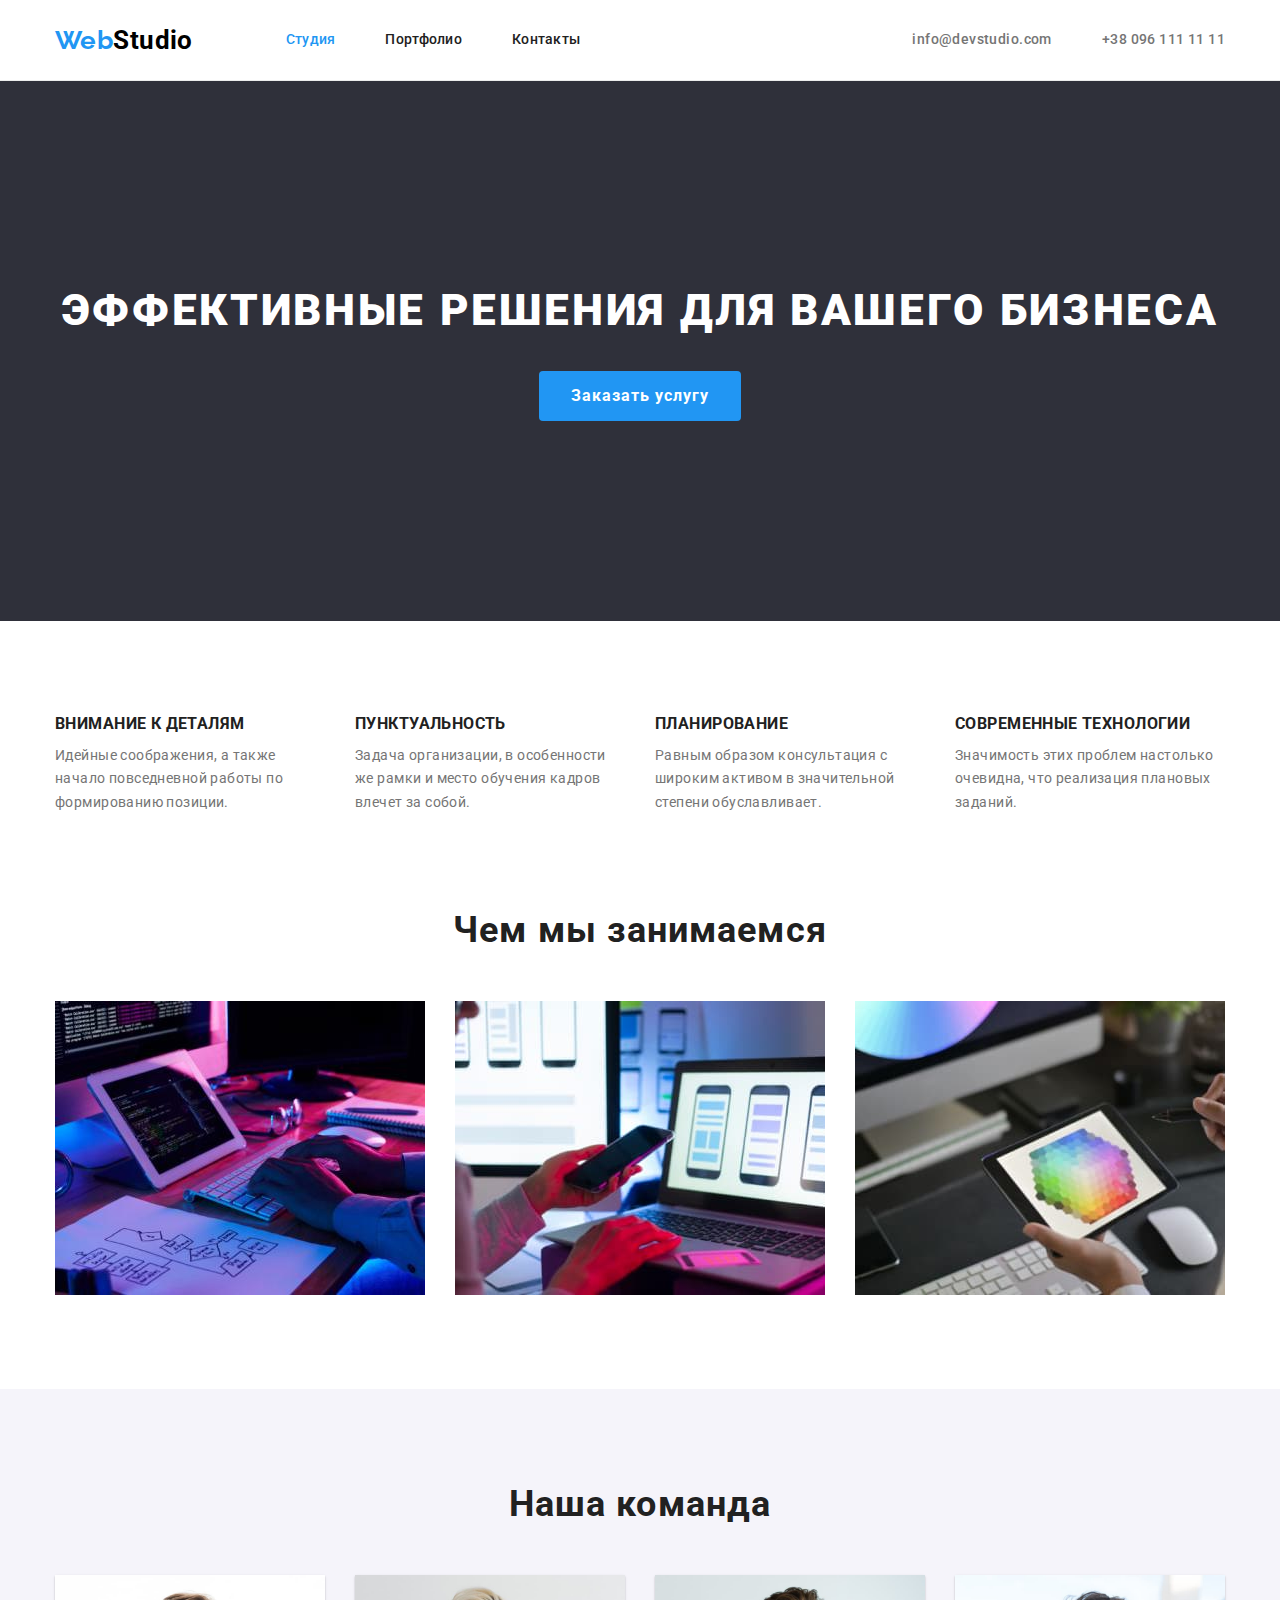
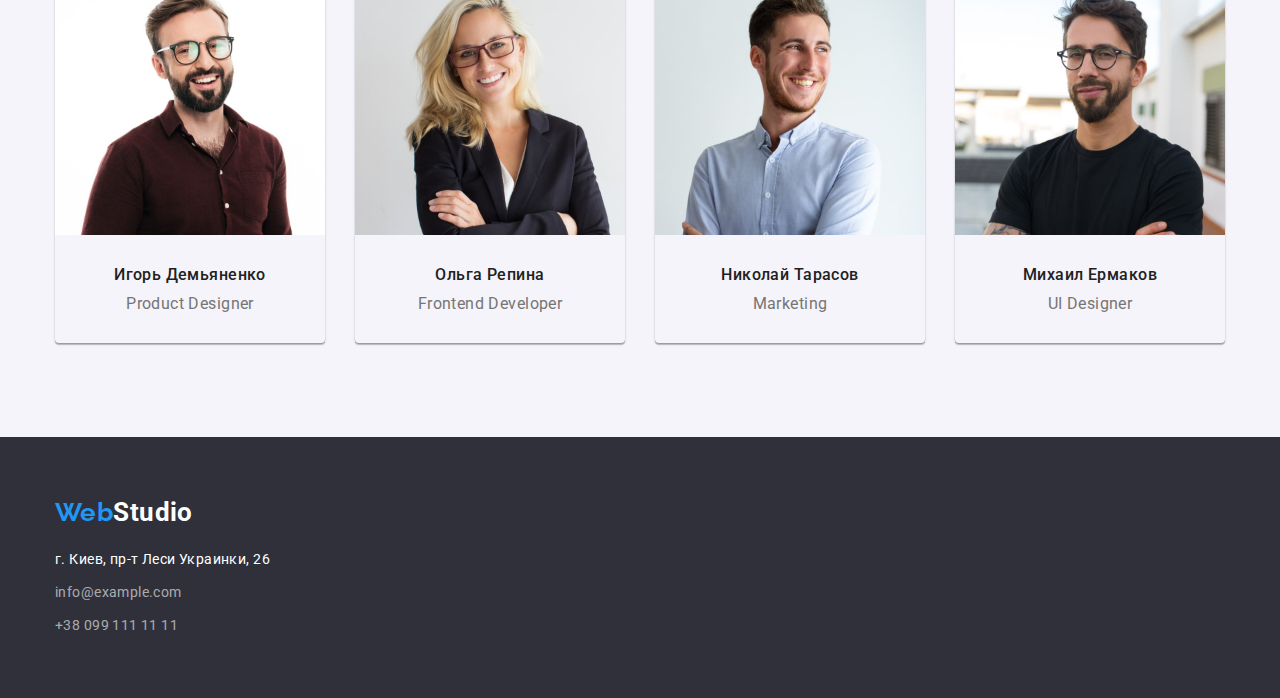
<file: index.html>
<!DOCTYPE html>
<html lang="ru">
  <head>
    <meta charset="UTF-8" />
    <meta http-equiv="X-UA-Compatible" content="IE=edge" />
    <meta name="viewport" content="width=device-width, initial-scale=1.0" />
    <title>WebStudio</title>
    <link rel="preconnect" href="https://fonts.googleapis.com" />
    <link rel="preconnect" href="https://fonts.gstatic.com" crossorigin />
    <link
      href="https://fonts.googleapis.com/css2?family=Raleway:wght@700&family=Roboto:wght@400;500;700;900&display=swap"
      rel="stylesheet"
    />
    <link
      rel="stylesheet"
      href="https://cdnjs.cloudflare.com/ajax/libs/modern-normalize/1.1.0/modern-normalize.min.css"
    />
    <link rel="stylesheet" href="./style.css" />
  </head>
  <body>
    <header class="header">
      <div class="container header-pages">
        <nav class="menu-nav">
          <a href="" class="logo link">Web<span class="header-logo">Studio</span></a>
          <ul class="site-nav list">
            <li class="item"><a href="" class="site-nav-link link active">Студия</a></li>
            <li class="item">
              <a href="./portfolio.html" class="site-nav-link link">Портфолио</a>
            </li>
            <li class="item"><a href="" class="site-nav-link link">Контакты</a></li>
          </ul>
        </nav>
        <ul class="header-contacts-nav list">
          <li class="item">
            <a href="mailto:info@devstudio.com" class="header-contacts-nav-link link"
              >info@devstudio.com</a
            >
          </li>
          <li class="item">
            <a href="tel:+380961111111" class="header-contacts-nav-link link">+38 096 111 11 11</a>
          </li>
        </ul>
      </div>
    </header>
    <main>
      <section class="hero">
        <h1 class="hero-title">Эффективные решения для вашего бизнеса</h1>
        <button type="button" class="button">Заказать услугу</button>
      </section>
      <section class="quality section">
        <div class="container">
          <h2 class="visually-hidden">Наши качества</h2>
          <ul class="quality-menu list flex-box">
            <li class="flex-item">
              <h3 class="quality-menu-title">Внимание к деталям</h3>
              <p class="quality-menu-text">
                Идейные соображения, а также начало повседневной работы по формированию позиции.
              </p>
            </li>
            <li class="flex-item">
              <h3 class="quality-menu-title">Пунктуальность</h3>
              <p class="quality-menu-text">
                Задача организации, в особенности же рамки и место обучения кадров влечет за собой.
              </p>
            </li>
            <li class="flex-item">
              <h3 class="quality-menu-title">Планирование</h3>
              <p class="quality-menu-text">
                Равным образом консультация с широким активом в значительной степени обуславливает.
              </p>
            </li>
            <li class="flex-item">
              <h3 class="quality-menu-title">Современные технологии</h3>
              <p class="quality-menu-text">
                Значимость этих проблем настолько очевидна, что реализация плановых заданий.
              </p>
            </li>
          </ul>
        </div>
      </section>
      <section class="work section container">
        <h2 class="title">Чем мы занимаемся</h2>
        <ul class="work-menu flex-box list">
          <li class="flex-item">
            <img
              src="./images/work-computer.jpg"
              alt="Работа за компьютером"
              width="370"
              height="294"
            />
          </li>
          <li class="flex-item">
            <img src="./images/work-phone.jpg" alt="Работа в телефоне" width="370" height="294" />
          </li>
          <li class="flex-item">
            <img src="./images/work-tablet.jpg" alt="Работа на планшете" width="370" height="294" />
          </li>
        </ul>
      </section>
      <section class="team section">
        <div class="container">
          <h2 class="title">Наша команда</h2>
          <ul class="team-menu list flex-box">
            <li class="flex-item">
              <img
                src="./images/igor-demyanenko.jpg"
                alt="Игорь Демьяненко"
                width="270"
                height="260"
              />
              <div class="teammate-name">
                <h3 class="team-menu-title">Игорь Демьяненко</h3>
                <p lang="en" class="team-menu-text">Product Designer</p>
              </div>
            </li>
            <li class="flex-item">
              <img src="./images/olga-repina.jpg" alt="Ольга Репина" width="270" height="260" />
              <div class="teammate-name">
                <h3 class="team-menu-title">Ольга Репина</h3>
                <p lang="en" class="team-menu-text">Frontend Developer</p>
              </div>
            </li>
            <li class="flex-item">
              <img
                src="./images/nikolay-tarasov.jpg"
                alt="Николай Тарасов"
                width="270"
                height="260"
              />
              <div class="teammate-name">
                <h3 class="team-menu-title">Николай Тарасов</h3>
                <p lang="en" class="team-menu-text">Marketing</p>
              </div>
            </li>
            <li class="flex-item">
              <img
                src="./images/mikhail-ermakov.jpg"
                alt="Михаил Ермаков"
                width="270"
                height="260"
              />
              <div class="teammate-name">
                <h3 class="team-menu-title">Михаил Ермаков</h3>
                <p lang="en" class="team-menu-text">UI Designer</p>
              </div>
            </li>
          </ul>
        </div>
      </section>
    </main>
    <footer class="footer">
      <div class="container">
        <a href="" class="logo link">Web<span class="footer-logo">Studio</span></a>
        <address>
          <p class="footer-address-text">г. Киев, пр-т Леси Украинки, 26</p>
          <ul class="footer-contacts-nav list">
            <li class="item">
              <a href="mailto:info@example.com" class="footer-contacts-nav-link link"
                >info@example.com</a
              >
            </li>
            <li class="item">
              <a href="tel:+380991111111" class="footer-contacts-nav-link link"
                >+38 099 111 11 11</a
              >
            </li>
          </ul>
        </address>
      </div>
    </footer>
  </body>
</html>
</file>
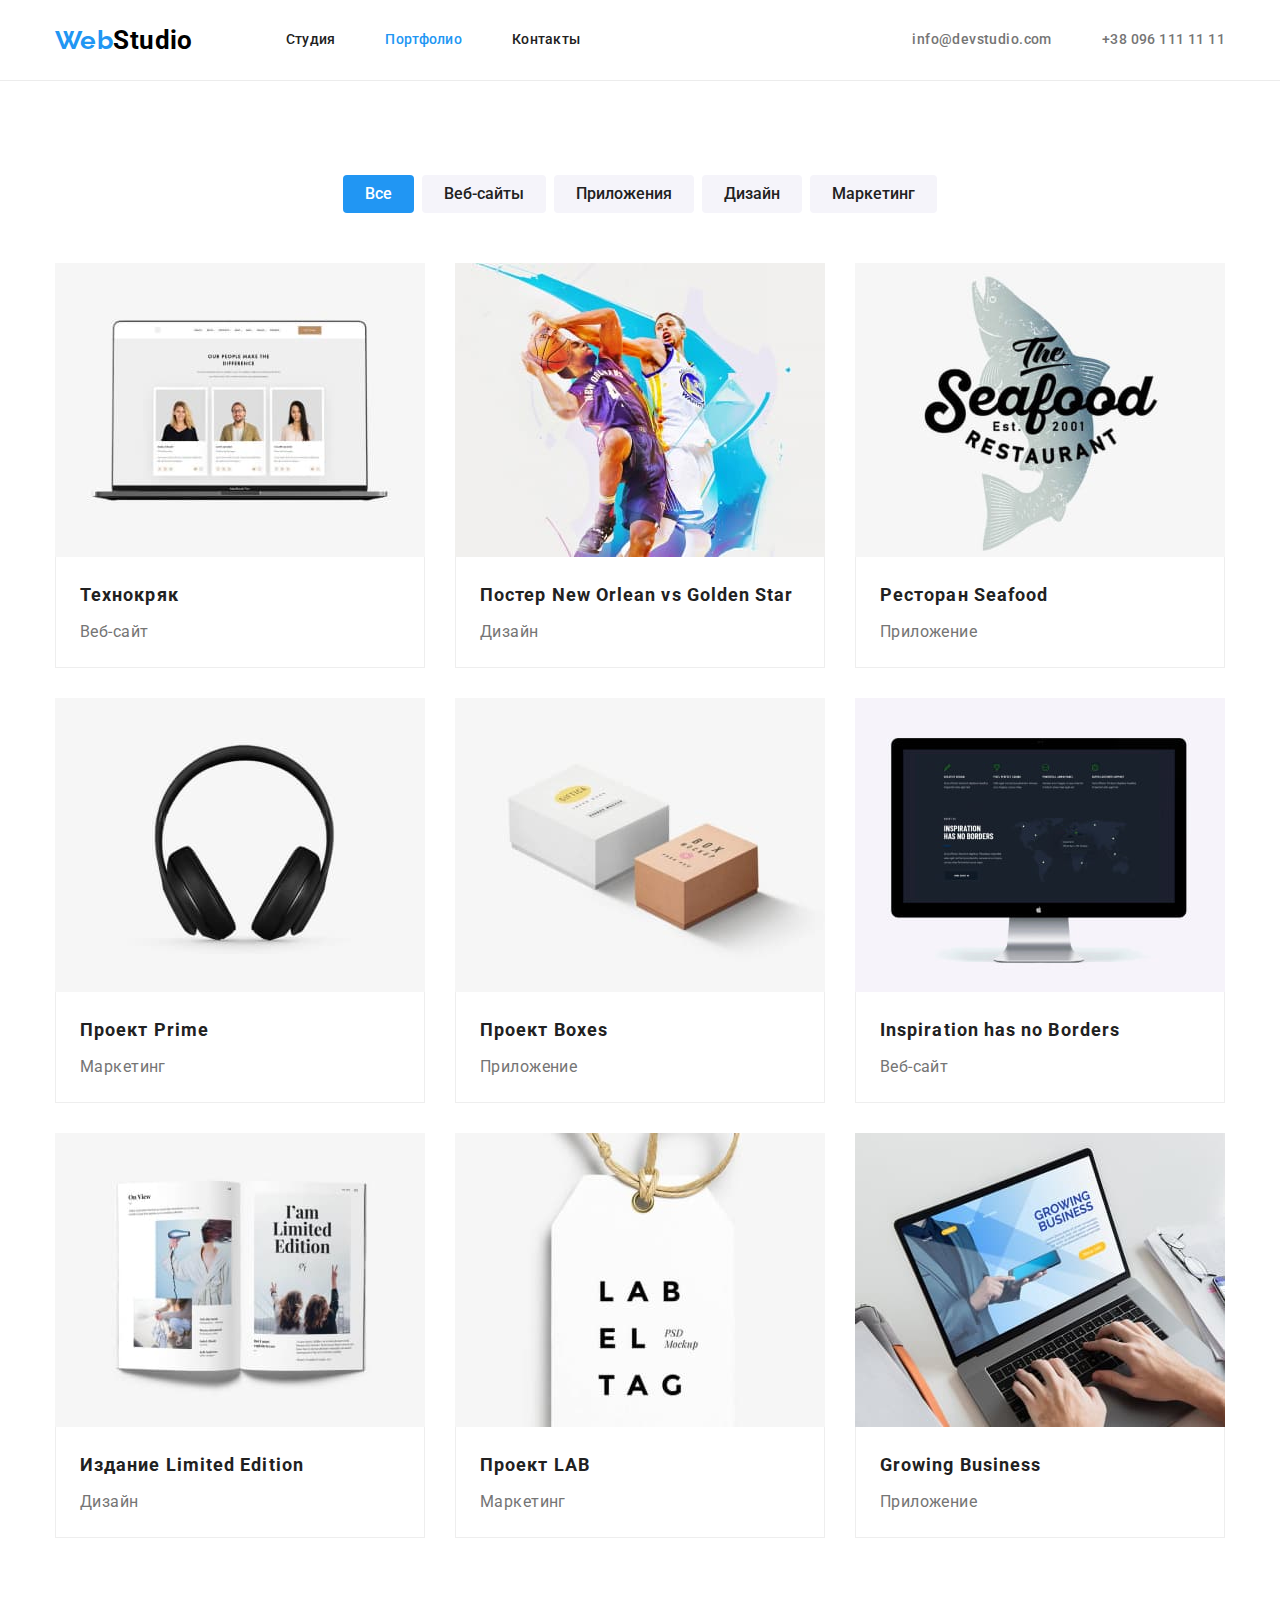
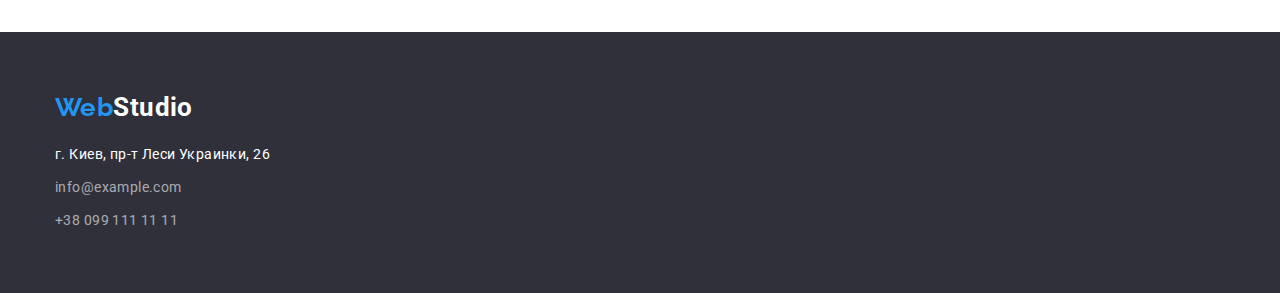
<file: portfolio.html>
<!DOCTYPE html>
<html lang="ru">
  <head>
    <meta charset="UTF-8" />
    <meta http-equiv="X-UA-Compatible" content="IE=edge" />
    <meta name="viewport" content="width=device-width, initial-scale=1.0" />
    <title>Portfolio</title>
    <link rel="preconnect" href="https://fonts.googleapis.com" />
    <link rel="preconnect" href="https://fonts.gstatic.com" crossorigin />
    <link
      href="https://fonts.googleapis.com/css2?family=Raleway:wght@700&family=Roboto:wght@400;500;700;900&display=swap"
      rel="stylesheet"
    />
    <link
      rel="stylesheet"
      href="https://cdnjs.cloudflare.com/ajax/libs/modern-normalize/1.1.0/modern-normalize.min.css"
    />
    <link rel="stylesheet" href="./style.css" />
  </head>
  <body>
    <header class="header">
      <div class="container header-pages">
        <nav class="menu-nav">
          <a href="" class="logo link">Web<span class="header-logo">Studio</span></a>
          <ul class="site-nav list">
            <li class="item"><a href="./index.html" class="site-nav-link link">Студия</a></li>
            <li class="item">
              <a href="" class="site-nav-link link active">Портфолио</a>
            </li>
            <li class="item"><a href="" class="site-nav-link link">Контакты</a></li>
          </ul>
        </nav>
        <ul class="header-contacts-nav list">
          <li class="item">
            <a href="mailto:info@devstudio.com" class="header-contacts-nav-link link"
              >info@devstudio.com</a
            >
          </li>
          <li class="item">
            <a href="tel:+380961111111" class="header-contacts-nav-link link">+38 096 111 11 11</a>
          </li>
        </ul>
      </div>
    </header>
    <main>
      <div class="container">
        <section class="portfolio section">
          <h1 class="visually-hidden">Наши работы</h1>
          <ul class="portfolio-filter list">
            <li class="item"><button type="button" class="button active">Все</button></li>
            <li class="item"><button type="button" class="button">Веб-сайты</button></li>
            <li class="item"><button type="button" class="button">Приложения</button></li>
            <li class="item"><button type="button" class="button">Дизайн</button></li>
            <li class="item"><button type="button" class="button">Маркетинг</button></li>
          </ul>
          <ul class="portfolio-work list flex-box">
            <li class="flex-item">
              <a href="" class="link">
                <img
                  src="./images/portfolio-img/tehnokrack.jpg"
                  alt="Открытый ноутбук на экране которого изображен сайт"
                  width="370"
                  height="294"
                />
                <div class="portfolio-content">
                  <h2 class="portfolio-work-title">Технокряк</h2>
                  <p class="portfolio-work-text">Веб-сайт</p>
                </div>
              </a>
            </li>
            <li class="flex-item">
              <a href="" class="link">
                <img
                  src="./images/portfolio-img/no-vs-gs-poster.jpg"
                  alt="Два баскетболиста с мячем"
                  width="370"
                  height="294"
                />
                <div class="portfolio-content">
                  <h2 class="portfolio-work-title">
                    Постер <span lang="en">New Orlean vs Golden Star</span>
                  </h2>
                  <p class="portfolio-work-text">Дизайн</p>
                </div>
              </a>
            </li>
            <li class="flex-item">
              <a href="" class="link">
                <img
                  src="./images/portfolio-img/seafood-restaurant.jpg"
                  alt="Логотип на котором изображена рыба с подписью в виде названия ресторана"
                  width="370"
                  height="294"
                />
                <div class="portfolio-content">
                  <h2 class="portfolio-work-title">Ресторан <span lang="en">Seafood</span></h2>
                  <p class="portfolio-work-text">Приложение</p>
                </div>
              </a>
            </li>
            <li class="flex-item">
              <a href="" class="link">
                <img
                  src="./images/portfolio-img/project-prime.jpg"
                  alt="Накладные наушники"
                  width="370"
                  height="294"
                />
                <div class="portfolio-content">
                  <h2 class="portfolio-work-title">Проект <span lang="en">Prime</span></h2>
                  <p class="portfolio-work-text">Маркетинг</p>
                </div>
              </a>
            </li>
            <li class="flex-item">
              <a href="" class="link">
                <img
                  src="./images/portfolio-img/project-boxes.jpg"
                  alt="Две закрытых картонных коробки"
                  width="370"
                  height="294"
                />
                <div class="portfolio-content">
                  <h2 class="portfolio-work-title">Проект <span lang="en">Boxes</span></h2>
                  <p class="portfolio-work-text">Приложение</p>
                </div>
              </a>
            </li>
            <li class="flex-item">
              <a href="" class="link">
                <img
                  src="./images/portfolio-img/inspiration-has-no-borders.jpg"
                  alt="Макбук на котором открыт сайт"
                  width="370"
                  height="294"
                />
                <div class="portfolio-content">
                  <h2 class="portfolio-work-title">
                    <span lang="en">Inspiration has no Borders</span>
                  </h2>
                  <p class="portfolio-work-text">Веб-сайт</p>
                </div>
              </a>
            </li>
            <li class="flex-item">
              <a href="" class="link">
                <img
                  src="./images/portfolio-img/limited-edition.jpg"
                  alt="Открытая книга "
                  width="370"
                  height="294"
                />
                <div class="portfolio-content">
                  <h2 class="portfolio-work-title">
                    Издание <span lang="en">Limited Edition</span>
                  </h2>
                  <p class="portfolio-work-text">Дизайн</p>
                </div>
              </a>
            </li>
            <li class="flex-item">
              <a href="" class="link">
                <img
                  src="./images/portfolio-img/project-lab.jpg"
                  alt="Картонная бирка"
                  width="370"
                  height="294"
                />
                <div class="portfolio-content">
                  <h2 class="portfolio-work-title">Проект <span lang="en">LAB</span></h2>
                  <p class="portfolio-work-text">Маркетинг</p>
                </div>
              </a>
            </li>
            <li class="flex-item">
              <a href="" class="link">
                <img
                  src="./images/portfolio-img/growing-business.jpg"
                  alt="Ноутбук за которым работает человек"
                  width="370"
                  height="294"
                />
                <div class="portfolio-content">
                  <h2 class="portfolio-work-title"><span lang="en">Growing Business</span></h2>
                  <p class="portfolio-work-text">Приложение</p>
                </div>
              </a>
            </li>
          </ul>
        </section>
      </div>
    </main>
    <footer class="footer">
      <div class="container">
        <a href="" class="logo link">Web<span class="footer-logo">Studio</span></a>
        <address class="footer-address">
          <p class="footer-address-text">г. Киев, пр-т Леси Украинки, 26</p>
          <ul class="footer-contacts-nav list">
            <li class="item">
              <a href="mailto:info@example.com" class="footer-contacts-nav-link link"
                >info@example.com</a
              >
            </li>
            <li class="item">
              <a href="tel:+380991111111" class="footer-contacts-nav-link link"
                >+38 099 111 11 11</a
              >
            </li>
          </ul>
        </address>
      </div>
    </footer>
  </body>
</html>
</file>
<file: style.css>
:root {
  --primary-text-color: #757575;
  --secondary-text-color: #212121;
  --accent-color: #2196f3;
  --primary-bg-color: #2f303a;
  --secondary-bg-color: #f5f4fa;
  --white-color: #ffffff;
  --white-transparent-color: rgba(255, 255, 255, 0.6);
  --black-color: #000000;
  --primary-border-color: #ececec;
  --secondary-border-color: #eeeeee;

  --padding-top: 94px;
  --padding-bottom: 94px;

  --margin-top: 30px;
  --margin-left: 30px;

  --item-num: 4;
}

body {
  background-color: var(--white-color);
  color: var(--primary-text-color);
  font-family: 'Roboto', sans-serif;
  font-size: 14px;
  line-height: 1.7;
  letter-spacing: 0.03em;
}
h1,
h2,
h3,
h4,
h5,
h6,
p,
ul {
  margin: 0;
  padding: 0;
}
img {
  display: block;
  max-width: 100%;
  height: auto;
}

.container {
  width: 1200px;
  margin: 0 auto;
  padding-left: 15px;
  padding-right: 15px;
}
.visually-hidden {
  position: absolute;
  clip: rect(0 0 0 0);
  width: 1px;
  height: 1px;
  margin: -1px;
}
.link {
  text-decoration: none;
}

.list {
  list-style: none;
}
.section {
  padding-top: var(--padding-top);
  padding-bottom: var(--padding-bottom);
}

.flex-box {
  display: flex;
  flex-wrap: wrap;
  margin-top: calc(var(--margin-top) * -1);
  margin-left: calc(var(--margin-left) * -1);
}

.flex-item {
  width: calc(100% / var(--item-num) - var(--margin-left));
  margin-top: var(--margin-top);
  margin-left: var(--margin-left);
}

/* header */
.header {
  border-bottom: 1px solid var(--primary-border-color);
}
.header-pages {
  display: flex;
  align-items: center;
}
.menu-nav {
  display: flex;
  align-items: center;
}
.logo {
  margin-right: 93px;

  font-family: Raleway;
  font-weight: 700;
  font-size: 26px;
  line-height: 1.19;
  color: var(--accent-color);
}
.header .logo:hover,
.header .logo:focus {
  color: var(--black-color);
}
.header-logo {
  color: var(--black-color);
  font-family: 'Roboto', sans-serif;
}

.site-nav {
  display: flex;
}

.site-nav > .item:not(:last-child) {
  margin-right: 50px;
}

.site-nav-link {
  display: block;
  padding-top: 32px;
  padding-bottom: 32px;

  font-weight: 500;
  line-height: 1.14;
  letter-spacing: 0.02em;
  color: var(--secondary-text-color);
}
.site-nav-link.active {
  color: var(--accent-color);
}
.header-contacts-nav {
  display: flex;
  margin-left: auto;
}
.header-contacts-nav > .item:not(:last-child) {
  margin-right: 50px;
}
.header-contacts-nav-link {
  font-family: Roboto;
  font-style: normal;
  font-weight: 500;
  line-height: 1.14;
  color: inherit;
}
.site-nav-link:hover,
.site-nav-link:focus,
.header-contacts-nav-link:hover,
.header-contacts-nav-link:focus {
  color: var(--accent-color);
}

/* main */

.hero {
  /* Чтобы видеть белый цвет текста */
  padding-top: 200px;
  padding-bottom: 200px;

  background-color: var(--primary-bg-color);
  text-align: center;
}
.hero-title {
  margin-bottom: 30px;

  font-weight: 900;
  font-size: 44px;
  line-height: 1.36;
  letter-spacing: 0.06em;
  text-transform: uppercase;
  color: var(--white-color);
}
.hero .button {
  padding: 10px 32px;
  border: 0;
  border-radius: 4px;

  font-weight: 700;
  font-size: 16px;
  line-height: 1.88;
  letter-spacing: 0.06em;
  color: var(--white-color);
  background-color: var(--accent-color);
  cursor: pointer;
}
.hero .button:hover,
.hero .button:focus {
  color: var(--secondary-text-color);
  background-color: var(--secondary-bg-color);
}

.quality-menu-title {
  margin-bottom: 10px;

  font-weight: 700;
  line-height: 1.14;
  text-transform: uppercase;
  color: var(--secondary-text-color);
}

.title {
  margin-bottom: 50px;

  font-weight: 700;
  font-size: 36px;
  line-height: 1.17;
  text-align: center;
  letter-spacing: 0.03em;
  color: var(--secondary-text-color);
}

.work.section {
  --padding-top: 0;
}
.work-menu {
  --item-num: 3;
}

.team {
  background-color: var(--secondary-bg-color);
}
.team-menu > .flex-item {
  box-shadow: 0px 1px 3px rgba(0, 0, 0, 0.12), 0px 1px 1px rgba(0, 0, 0, 0.14),
    0px 2px 1px rgba(0, 0, 0, 0.2);
  border-radius: 0px 0px 4px 4px;
}

.teammate-name {
  padding-top: 30px;
  padding-bottom: 30px;
}
.team-menu-title {
  margin-bottom: 10px;

  font-weight: 500;
  font-size: 16px;
  line-height: 1.19;
  text-align: center;
  color: var(--secondary-text-color);
}
.team-menu-text {
  font-size: 16px;
  line-height: 1.19;
  text-align: center;
}

/* footer */

.footer {
  padding-top: 60px;
  padding-bottom: 60px;

  /* Чтобы видеть белый цвет текста */
  background-color: var(--primary-bg-color);
}
.footer .logo {
  display: block;
  margin-bottom: 20px;
}
.footer-logo {
  font-family: 'Roboto', sans-serif;
  color: var(--white-color);
}
.footer .logo:hover,
.footer .logo:focus {
  color: var(--white-color);
}

.footer-address-text {
  margin-bottom: 9px;

  font-style: normal;
  color: var(--white-color);
}

.footer-contacts-nav > .item:not(:last-child) {
  margin-bottom: 9px;
}
.footer-contacts-nav-link {
  font-style: normal;
  color: var(--white-transparent-color);
}

.footer-contacts-nav-link:hover {
  color: var(--accent-color);
}

/* portfolio */
.portfolio-filter {
  display: flex;
  margin-bottom: 50px;
  flex-wrap: wrap;
  justify-content: center;
}
.portfolio-filter > .item:not(:last-child) {
  margin-right: 8px;
}
.portfolio-filter .button {
  border-style: none;
  border-radius: 4px;
  padding: 6px 22px;

  cursor: pointer;
  color: var(--secondary-text-color);
  background-color: var(--secondary-bg-color);
  font-weight: 500;
  font-size: 16px;
  line-height: 1.63;
}
.portfolio-filter .active {
  color: var(--white-color);
  background-color: var(--accent-color);
}
.portfolio-filter .button:hover,
.portfolio-filter .button:focus {
  color: var(--white-color);
  background-color: var(--accent-color);

  box-shadow: 0px 3px 1px rgba(0, 0, 0, 0.1), 0px 1px 2px rgba(0, 0, 0, 0.08),
    0px 2px 2px rgba(0, 0, 0, 0.12);
}
.portfolio-work {
  --item-num: 3;
}

.portfolio-content {
  padding: 20px 24px;
  border-right: 1px solid var(--secondary-border-color);
  border-bottom: 1px solid var(--secondary-border-color);
  border-left: 1px solid var(--secondary-border-color);
}

.portfolio-work-title {
  margin-bottom: 4px;

  font-weight: 700;
  font-size: 18px;
  line-height: 2;
  letter-spacing: 0.06em;
  color: var(--secondary-text-color);
}
.portfolio-work-text {
  font-size: 16px;
  line-height: 1.88;
  color: var(--primary-text-color);
}
</file>
